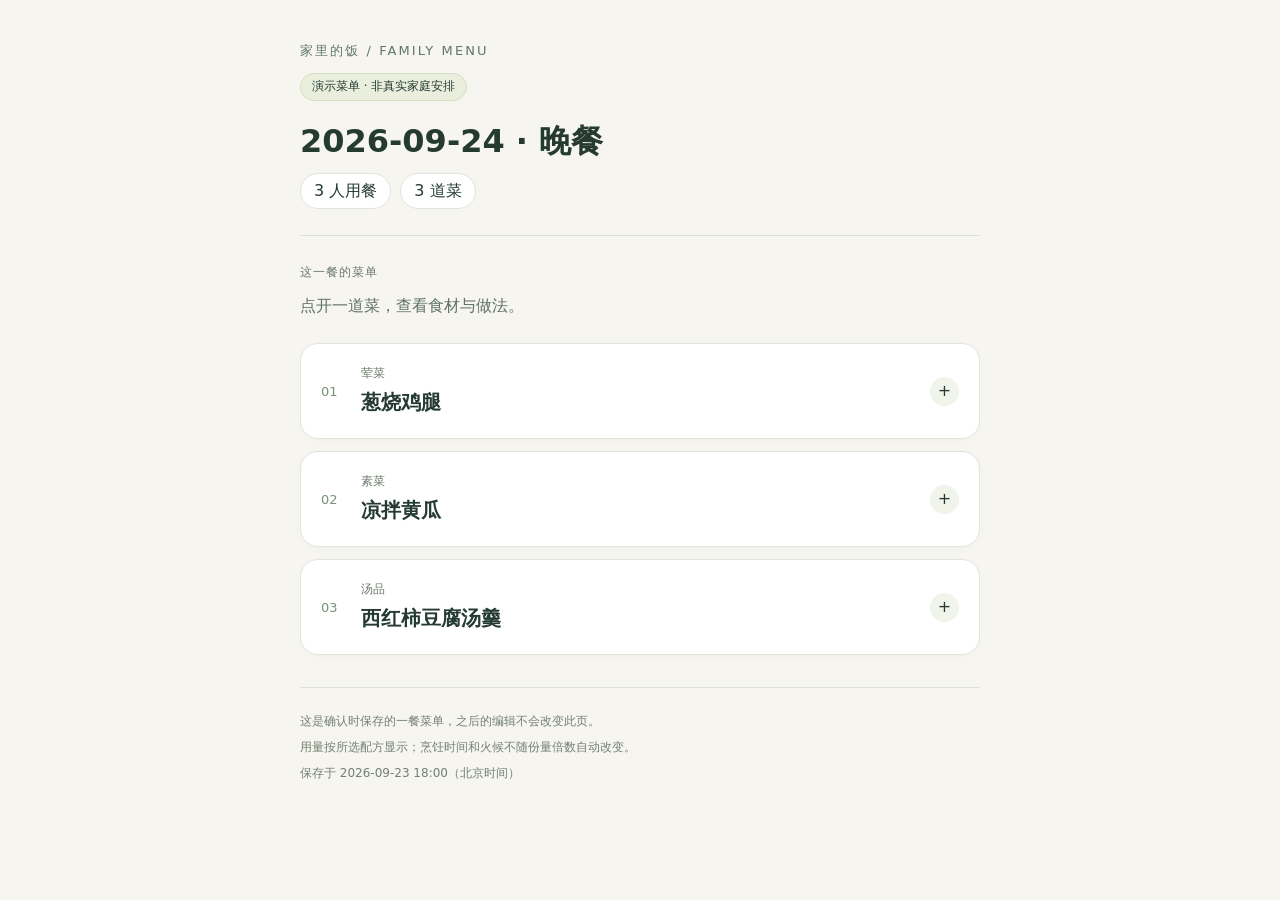
<file: index.html>
<!doctype html><html lang="zh-CN"><head><meta charset="utf-8"><meta name="viewport" content="width=device-width,initial-scale=1"><meta name="robots" content="noindex,nofollow"><meta name="referrer" content="no-referrer"><meta http-equiv="Content-Security-Policy" content="default-src 'none'; style-src 'unsafe-inline'; base-uri 'none'; form-action 'none'"><title>2026-09-24 晚餐 · 家庭菜单</title><style>
*{box-sizing:border-box}body{margin:0;background:#f6f5f0;color:#253b32;font-family:system-ui,-apple-system,"PingFang SC","Microsoft YaHei",sans-serif;line-height:1.65;font-size:16px}main{max-width:720px;margin:auto;padding:32px 20px 48px}header{padding:8px 0 26px;border-bottom:1px solid #dce2d8}.brand{font-size:13px;letter-spacing:.16em;color:#617769}.badge{display:inline-block;background:#e9efdc;border:1px solid #d5dfc3;border-radius:99px;padding:3px 11px;font-size:12px;margin-top:12px}h1{font-size:32px;line-height:1.3;margin:20px 0 10px;font-weight:650}h2{font-size:20px;margin:0}.muted{color:#607267}.intro{margin:8px 0 24px}.meta{display:flex;gap:9px;flex-wrap:wrap}.meta span{background:#fff;border:1px solid #e1e5dc;border-radius:99px;padding:4px 13px}section{margin-top:27px}.eyebrow{color:#6b7a6a;font-size:12px;letter-spacing:.08em;margin:0 0 10px}.dish{background:#fff;border:1px solid #e0e6dc;border-radius:18px;margin:12px 0;overflow:hidden;box-shadow:0 3px 13px #263d2d04}summary{list-style:none;cursor:pointer;min-height:94px;padding:19px 20px;display:flex;align-items:center;gap:14px}summary::-webkit-details-marker{display:none}.number{color:#76937b;font-size:13px;min-width:26px}.title{flex:1;min-width:0;overflow-wrap:anywhere}.title small{display:block;font-size:12px;color:#6b7a6a;margin-bottom:3px}.title strong{font-size:20px;font-weight:600}.expand{width:29px;height:29px;border-radius:50%;background:#f0f4eb;display:grid;place-items:center;flex-shrink:0}.expand:before{content:'+'}details[open] .expand:before{content:'−'}summary:focus-visible{outline:3px solid #5e8969;outline-offset:-4px}.body{padding:0 20px 22px;border-top:1px solid #edf0e8;overflow-wrap:anywhere}.body h3{font-size:15px;margin:21px 0 10px}.body ul,.body ol{padding-left:22px}.body li{margin:9px 0}.portion{font-size:13px;color:#6b7a6a;margin-top:16px}a{color:#416b4d;text-underline-offset:3px}.source{font-size:13px;margin-top:20px}.shopping{background:#eaf0e2;border:1px solid #d8e1ce;border-radius:18px;padding:20px}.shopping ul{padding-left:21px}.shopping li{margin:9px 0;overflow-wrap:anywhere}footer{margin-top:32px;font-size:12px;color:#738170;border-top:1px solid #dce2d8;padding-top:18px;overflow-wrap:anywhere}footer p{margin:6px 0}@media(max-width:360px){main{padding:22px 14px 36px}h1{font-size:28px}summary{padding:16px 14px;gap:10px}.body{padding:0 14px 18px}}@media print{body{background:white}.dish{break-inside:avoid}main{max-width:none}}
</style></head><body><main data-snapshot-id="demo-20260924-dinner-v1" data-schema="1"><header><div class="brand">家里的饭 / FAMILY MENU</div><div class="badge">演示菜单 · 非真实家庭安排</div><h1>2026-09-24 · 晚餐</h1><div class="meta"><span>3 人用餐</span><span>3 道菜</span></div></header><section><p class="eyebrow">这一餐的菜单</p><p class="intro muted">点开一道菜，查看食材与做法。</p><details class="dish"><summary><span class="number">01</span><span class="title"><small>荤菜</small><strong>葱烧鸡腿</strong></span><span class="expand" aria-hidden="true"></span></summary><div class="body"><p class="portion">原配方用量 × 1 · 原配方2人份</p><h3>准备食材</h3><ul><li>鸡腿：2个（2 个（去骨后净肉约 350g））</li><li>大葱：1根（1 根（约 100g））</li><li>小葱：3-4 根（约 30g）</li><li>生抽：15ml（15ml）</li><li>老抽：5ml（5ml，可用生抽替代）</li><li>蚝油：10ml（10ml（可选；不用则多放 5ml 生抽））</li><li>白糖：5g（5g）</li><li>料酒：10ml（10ml）</li><li>盐：2-3g</li><li>白胡椒粉：1g（1g）</li><li>食用油：15-20ml</li><li>生姜：3-4 片（可选）</li><li>花椒：10粒（10 粒（约 1g，可选））</li><li>熟白芝麻：2g（操作中 2g（可选））</li></ul><h3>做法</h3><ol><li>鸡腿去骨切 2-3cm 丁，大葱切厚片，小葱切段。</li><li>鸡肉用料酒、5ml 生抽、2g 盐和白胡椒粉腌 10 分钟；余下生抽与老抽、蚝油、糖调汁。</li><li>热油，按需小火炸香姜片和花椒后捞出。</li><li>鸡肉平铺入锅，中大火煎 2-3 分钟后翻炒，至各面变色并完全断生。</li><li>加大葱炒约 1 分钟，倒料汁翻匀，盖盖焖 2 分钟。</li><li>放小葱和可选芝麻，翻炒 5-10 秒后出锅。</li></ol><p class="source">来源：HowToCook · <a href="https://github.com/Anduin2017/HowToCook/blob/c2063eb7050bac0cb998779c62fa08c649c9882f/dishes/meat_dish/%E8%91%B1%E7%83%A7%E9%B8%A1%E8%85%BF.md" target="_blank" rel="noopener noreferrer">查看原菜谱</a></p></div></details><details class="dish"><summary><span class="number">02</span><span class="title"><small>素菜</small><strong>凉拌黄瓜</strong></span><span class="expand" aria-hidden="true"></span></summary><div class="body"><p class="portion">原配方用量 × 1 · 原配方1人份</p><h3>准备食材</h3><ul><li>黄瓜：200g（200 克 * 份数）</li><li>醋：11.5ml（7.5 ml + 4 ml * 份数；一人份为 11.5ml）</li><li>酱油：7.5ml（5 ml + 2.5 ml * 份数；一人份为 7.5ml）</li><li>大蒜：3瓣（3 瓣 * 份数）</li><li>盐：0.6g（0.4 克 + 0.2 克 * 份数；一人份为 0.6g）</li><li>香油：7ml（5 ml + 2 ml * 份数；一人份为 7ml）</li><li>蚝油：5ml（5 ml）</li><li>白糖：5g（操作中 5 克白糖）</li></ul><h3>做法</h3><ol><li>黄瓜拍扁切成约 3cm 块，蒜拍碎切末。</li><li>黄瓜加白糖拌匀，腌制 15 分钟。</li><li>加入醋、酱油、盐、蚝油和蒜末拌匀。</li><li>最后加入香油，拌匀即可。</li></ol><p class="source">来源：HowToCook · <a href="https://github.com/Anduin2017/HowToCook/blob/c2063eb7050bac0cb998779c62fa08c649c9882f/dishes/vegetable_dish/%E5%87%89%E6%8B%8C%E9%BB%84%E7%93%9C.md" target="_blank" rel="noopener noreferrer">查看原菜谱</a></p></div></details><details class="dish"><summary><span class="number">03</span><span class="title"><small>汤品</small><strong>西红柿豆腐汤羹</strong></span><span class="expand" aria-hidden="true"></span></summary><div class="body"><p class="portion">原配方用量 × 1 · 份数未标明</p><h3>准备食材</h3><ul><li>西红柿：1个（1 个）</li><li>鸡蛋：1个（1 个）</li><li>豆腐：100g（100 g）</li><li>食用油：5ml（5 ml）</li><li>盐：2g（2 g）</li><li>淀粉：5g（5 g）</li><li>鸡精：2g（2 g）</li><li>香葱：0.5根（0.5 根）</li><li>姜：1片（1 片）</li><li>开水：350ml（350 ml）</li><li>调淀粉用水：水淀粉所需水量未注明</li></ul><h3>做法</h3><ol><li>西红柿切丁，豆腐切块，鸡蛋打散，淀粉加水调匀。</li><li>热油炒姜片约 5 秒，加入西红柿炒约 30 秒。</li><li>加开水，烧开约 60 秒后倒入蛋液和豆腐。</li><li>再次烧开后加水淀粉，沿同一方向搅拌，再加盐、鸡精、香葱，煮约 30 秒出锅。</li></ol><p class="source">来源：HowToCook · <a href="https://github.com/Anduin2017/HowToCook/blob/c2063eb7050bac0cb998779c62fa08c649c9882f/dishes/vegetable_dish/%E8%A5%BF%E7%BA%A2%E6%9F%BF%E8%B1%86%E8%85%90%E6%B1%A4%E7%BE%B9/%E8%A5%BF%E7%BA%A2%E6%9F%BF%E8%B1%86%E8%85%90%E6%B1%A4%E7%BE%B9.md" target="_blank" rel="noopener noreferrer">查看原菜谱</a></p></div></details></section><footer><p>这是确认时保存的一餐菜单，之后的编辑不会改变此页。</p><p>用量按所选配方显示；烹饪时间和火候不随份量倍数自动改变。</p><p>保存于 2026-09-23 18:00（北京时间）</p></footer></main></body></html>
</file>
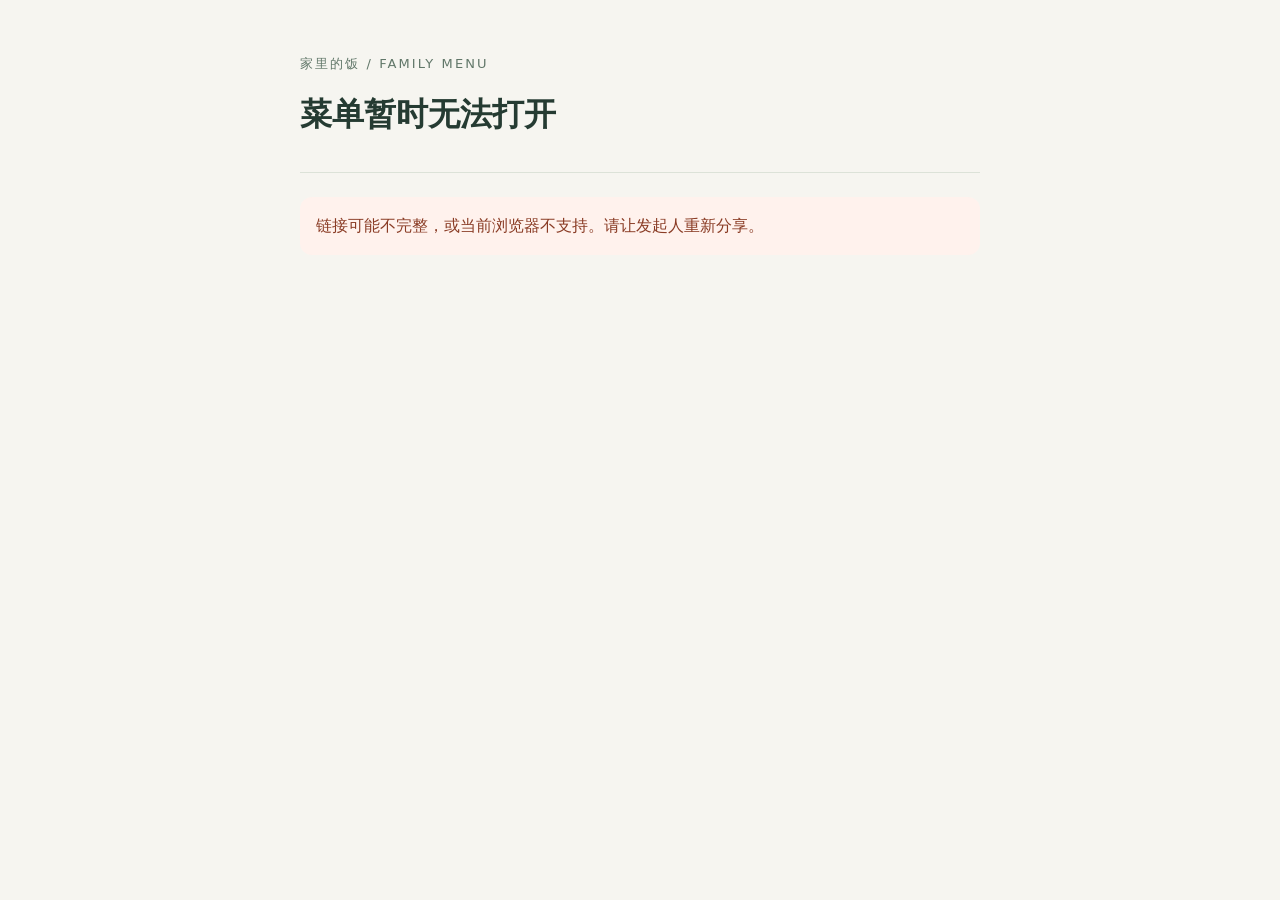
<file: reader/index.html>
<!doctype html>
<!-- SPDX-License-Identifier: GPL-3.0-or-later -->
<html lang="zh-CN">
<head>
  <meta charset="utf-8">
  <meta name="viewport" content="width=device-width,initial-scale=1">
  <meta name="robots" content="noindex,nofollow">
  <meta name="referrer" content="no-referrer">
  <meta http-equiv="Content-Security-Policy" content="default-src 'none'; script-src 'self'; style-src 'self'; base-uri 'none'; form-action 'none'">
  <title>明日菜单</title>
  <link rel="stylesheet" href="viewer.css">
  <script src="viewer.js" defer></script>
</head>
<body>
  <main>
    <header>
      <p class="brand">家里的饭 / FAMILY MENU</p>
      <p id="demo" class="demo" hidden>演示菜单 · 非真实家庭安排</p>
      <h1 id="heading">正在打开菜单…</h1>
      <p id="meta" class="meta"></p>
    </header>
    <p id="error" class="error" role="alert" hidden></p>
    <section id="overview" class="overview" aria-label="本餐菜品汇总" hidden></section>
    <section id="dishes" hidden>
      <p class="eyebrow">这一餐的菜单</p>
      <p class="hint">点开一道菜，查看食材与做法。</p>
      <div id="dish-list"></div>
    </section>
    <section id="shopping" class="shopping" hidden>
      <h2>食材购买参考</h2>
      <p class="hint">仅列主要食材与可能不常备的调味，购买前请核对家中现有食材。</p>
      <div id="shopping-list"></div>
    </section>
    <footer id="footer" hidden>这是确认时保存的一餐菜单，之后的编辑不会改变此链接中的内容。</footer>
  </main>
</body>
</html>
</file>
<file: reader/viewer.css>
/* SPDX-License-Identifier: GPL-3.0-or-later */
*{box-sizing:border-box}body{margin:0;background:#f6f5f0;color:#253b32;font-family:system-ui,-apple-system,"PingFang SC","Microsoft YaHei",sans-serif;line-height:1.65;font-size:16px}main{max-width:720px;margin:auto;padding:32px 20px 48px}header{padding:8px 0 26px;border-bottom:1px solid #dce2d8}.brand{font-size:13px;letter-spacing:.16em;color:#617769}.demo{display:inline-block;background:#e9efdc;border:1px solid #d5dfc3;border-radius:99px;padding:3px 11px;font-size:12px}.demo[hidden],section[hidden],footer[hidden],.error[hidden]{display:none}h1{font-size:32px;line-height:1.3;margin:20px 0 10px;font-weight:650}.meta,.hint,footer{color:#607267}.meta{margin:0}.overview,.shopping{border:1px solid #dce2d8;border-radius:18px;padding:16px 20px;margin-top:26px;background:#fff}.overview p,.shopping p{margin:5px 0;overflow-wrap:anywhere}.shopping{background:#eaf0e2}.shopping h2{margin:0 0 8px;font-size:20px}.shopping .hint{margin-bottom:12px}section{margin-top:27px}.eyebrow{font-size:12px;letter-spacing:.08em;margin:0 0 8px}.hint{margin:8px 0 24px}.dish{background:#fff;border:1px solid #e0e6dc;border-radius:18px;margin:12px 0;overflow:hidden;box-shadow:0 3px 13px #263d2d04}.dish summary{list-style:none;cursor:pointer;min-height:72px;padding:16px 20px;display:flex;align-items:center;gap:14px}.dish summary::-webkit-details-marker{display:none}.dish summary:focus-visible{outline:3px solid #5e8969;outline-offset:-4px}.number{color:#76937b;font-size:13px;min-width:26px}.title{flex:1;min-width:0;overflow-wrap:anywhere}.title small{display:block;font-size:12px;color:#6b7a6a}.title strong{font-size:20px;font-weight:600}.expand{width:29px;height:29px;border-radius:50%;background:#f0f4eb;display:grid;place-items:center;flex-shrink:0}.expand::before{content:'+'}details[open] .expand::before{content:'−'}.body{padding:0 20px 22px;border-top:1px solid #edf0e8;overflow-wrap:anywhere}.body h3{font-size:15px;margin:18px 0 8px}.body ul,.body ol{padding-left:22px}.body li{margin:8px 0}.portion,.source{font-size:13px;color:#607267}.source a{color:#416b4d;text-underline-offset:3px}.error{margin-top:24px;padding:16px;border-radius:12px;background:#fff2ed;color:#8a3c25}footer{margin-top:32px;font-size:12px;border-top:1px solid #dce2d8;padding-top:18px}@media(max-width:360px){main{padding:22px 14px 36px}h1{font-size:28px}.dish summary{padding:14px}.body{padding:0 14px 18px}}@media print{body{background:white}.dish{break-inside:avoid}main{max-width:none}}
</file>
